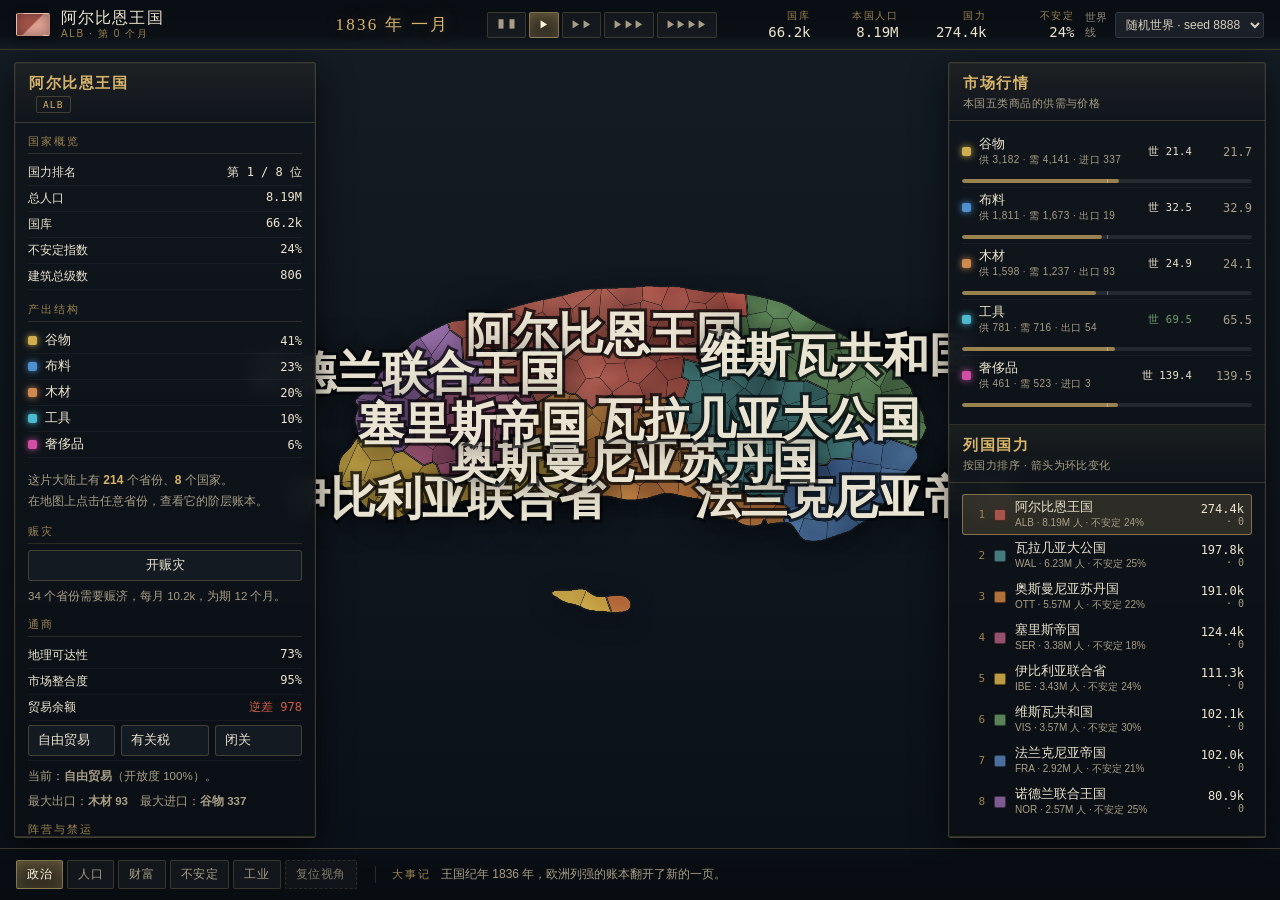
<file: index.html>
<!DOCTYPE html>
<html lang="zh-CN">
<head>
<meta charset="utf-8">
<meta name="viewport" content="width=device-width,initial-scale=1">
<title>蒸汽与账本 · 1836</title>
<link rel="icon" href="data:image/svg+xml,%3Csvg xmlns='http://www.w3.org/2000/svg' viewBox='0 0 32 32'%3E%3Crect width='32' height='32' rx='4' fill='%230d1319'/%3E%3Crect x='3' y='3' width='26' height='26' rx='3' fill='none' stroke='%23d8b46a' stroke-width='2'/%3E%3Cpath d='M8 21 L13 11 L18 18 L24 8' fill='none' stroke='%23d8b46a' stroke-width='2.4' stroke-linecap='round' stroke-linejoin='round'/%3E%3C/svg%3E">
<link rel="stylesheet" href="css/style.css">
</head>
<body>

<div id="app">
  <canvas id="map"></canvas>

  <!-- ══════════ 顶栏 ══════════ -->
  <header id="topbar">
    <div class="tb-left">
      <div id="country-flag" class="flag"></div>
      <div class="country-block">
        <div id="country-name" class="country-name">—</div>
        <div id="country-sub" class="country-sub">—</div>
      </div>
    </div>

    <div class="tb-center">
      <div id="date" class="date">1836 年 1 月</div>
      <div id="clock" class="clock">
        <button class="spd" data-speed="0" title="暂停">❚❚</button>
        <button class="spd" data-speed="1" title="慢">▶</button>
        <button class="spd" data-speed="2" title="中">▶▶</button>
        <button class="spd" data-speed="3" title="快">▶▶▶</button>
        <button class="spd" data-speed="4" title="极快">▶▶▶▶</button>
      </div>
    </div>

    <div class="tb-right">
      <div class="stat"><label>国库</label><span id="stat-treasury">—</span></div>
      <div class="stat"><label>本国人口</label><span id="stat-pop">—</span></div>

      <div class="stat"><label>国力</label><span id="stat-gdp">—</span></div>
      <div class="stat"><label>不安定</label><span id="stat-unrest">—</span></div>
    </div>

    <div class="tb-far">
      <label for="scenario" class="scenario-label">世界线</label>
      <select id="scenario" title="换一张世界线会重新载入"></select>
    </div>
  </header>

  <!-- ══════════ 左侧：省份 / 国家详情 ══════════ -->
  <aside id="panel-left" class="panel">
    <div class="panel-head">
      <h2 id="sel-name">选择一个省份</h2>
      <div id="sel-sub" class="sub">点击地图上的任意省份查看它的账本</div>
    </div>
    <div id="sel-body" class="panel-body">
      <p class="hint">这片大陆上有 <b id="hint-provinces">—</b> 个省份、<b id="hint-countries">—</b> 个国家。<br>
      拖动平移，滚轮缩放，点击省份查看详情。</p>
    </div>
    <!-- 建造 / 赈灾：玩家唯一的两个花钱口子 -->
    <div id="action-body" class="panel-body action-body"></div>

  </aside>

  <!-- ══════════ 右侧：市场 + 排行 ══════════ -->
  <aside id="panel-right" class="panel">
    <div class="panel-head">
      <h2>市场行情</h2>
      <div class="sub" id="market-sub">本国五类商品的供需与价格</div>
    </div>
    <div id="market-body" class="panel-body"></div>

    <div class="panel-head">
      <h2>列国国力</h2>
      <div class="sub">按国力排序 · 箭头为环比变化</div>
    </div>
    <div id="ranking-body" class="panel-body"></div>
  </aside>

  <!-- ══════════ 底栏：地图模式 + 大事记 ══════════ -->
  <footer id="bottombar">
    <div id="mapmodes">
      <button class="mode active" data-mode="political">政治</button>
      <button class="mode" data-mode="population">人口</button>
      <button class="mode" data-mode="wealth">财富</button>
      <button class="mode" data-mode="unrest">不安定</button>
      <button class="mode" data-mode="industry">工业</button>
      <button class="mode ghost" id="reset-view">复位视角</button>
    </div>
    <div id="ticker"><span class="ticker-label">大事记</span><span id="ticker-text">—</span></div>
  </footer>

  <!-- ══════════ 悬浮提示 ══════════ -->
  <div id="tooltip" class="hidden"></div>

  <!-- ══════════ 载入遮罩 ══════════ -->
  <div id="loading">
    <div class="loading-inner">
      <div class="loading-title">蒸汽与账本</div>
      <div class="loading-sub">正在勘定疆界、丈量田亩……</div>
    </div>
  </div>
</div>

<!-- ══════════ 百年结算 ══════════ -->
<div id="verdict" class="hidden">
  <div class="verdict-card">
    <div class="verdict-kicker">一局终了</div>
    <h1 id="verdict-title">结算</h1>
    <div id="verdict-body"></div>
    <button id="verdict-again">再来一局</button>
  </div>
</div>


<script src="js/rng.js"></script>
<script src="js/mapgen.js"></script>
<script src="js/sim.js"></script>
<!-- 剧本数据层：世界即数据。必须在 main.js 之前 —— 它注册 VIC.scenario -->
<script src="data/scenario.js"></script>
<script src="data/earth1945.js"></script>
<script src="js/render.js"></script>
<script src="js/ui.js"></script>
<script src="js/main.js"></script>
</body>
</html>
</file>
<file: css/style.css>
/* 蒸汽与账本 — 视觉样式
 * 基调：深墨蓝底 + 旧金描边 + 衬线标题。数据用等宽表格对齐。 */

:root {
  --ink-0: #070b0f;
  --ink-1: #0d1319;
  --ink-2: #141c24;
  --ink-3: #1c2731;
  --line: rgba(206, 178, 116, 0.26);
  --line-strong: rgba(206, 178, 116, 0.52);
  --gold: #d8b46a;
  --gold-dim: #9a8250;
  --paper: #ece4cf;
  --paper-dim: #a89e86;
  --good: #7fb069;
  --bad: #cf5c45;
  --warn: #d99a4e;

  --serif: "Songti SC", "STSong", "Source Han Serif SC", Georgia, serif;
  --sans: "PingFang SC", "Hiragino Sans GB", "Microsoft YaHei", -apple-system, sans-serif;
  --mono: "SF Mono", "JetBrains Mono", Menlo, Consolas, monospace;
}

* { box-sizing: border-box; margin: 0; padding: 0; }

html, body {
  height: 100%;
  overflow: hidden;
  background: var(--ink-0);
  color: var(--paper);
  font-family: var(--sans);
  font-size: 13px;
  -webkit-font-smoothing: antialiased;
}

#app { position: fixed; inset: 0; }

#map {
  position: absolute;
  inset: 0;
  width: 100%;
  height: 100%;
  display: block;
  cursor: default;
}

/* ───────────────── 面板通用 ───────────────── */

.panel {
  position: absolute;
  top: 62px;
  bottom: 62px;
  width: 302px;
  display: flex;
  flex-direction: column;
  background: linear-gradient(180deg, rgba(16,22,29,.94), rgba(11,16,21,.96));
  border: 1px solid var(--line);
  border-radius: 3px;
  box-shadow: 0 10px 34px rgba(0,0,0,.62), inset 0 0 0 1px rgba(255,255,255,.03);
  backdrop-filter: blur(7px);
  overflow: hidden;
}
#panel-left  { left: 14px; }
#panel-right { right: 14px; width: 318px; }

.panel-head {
  padding: 11px 14px 9px;
  border-bottom: 1px solid rgba(206,178,116,.17);
  background: linear-gradient(180deg, rgba(206,178,116,.07), transparent);
  flex: 0 0 auto;
}
.panel-head + .panel-body { border-bottom: 1px solid rgba(206,178,116,.17); }

.panel-head h2 {
  font-family: var(--serif);
  font-size: 15px;
  font-weight: 600;
  letter-spacing: .10em;
  color: var(--gold);
}
.panel-head .sub {
  margin-top: 3px;
  font-size: 11px;
  color: var(--paper-dim);
  letter-spacing: .04em;
}

.panel-body {
  padding: 11px 13px 13px;
  overflow-y: auto;
  flex: 0 1 auto;
  scrollbar-width: thin;
}
/* 市场永远显示全部 5 种商品：不许被压缩，剩下的空间给排行去滚 */
#market-body { flex: 0 0 auto; overflow: visible; }
#ranking-body { flex: 1 1 auto; min-height: 90px; }

.panel-body::-webkit-scrollbar { width: 7px; }
.panel-body::-webkit-scrollbar-thumb { background: rgba(206,178,116,.24); border-radius: 4px; }
.panel-body::-webkit-scrollbar-track { background: transparent; }

.hint { font-size: 12px; line-height: 1.75; color: var(--paper-dim); }
.hint b { color: var(--gold); font-weight: 600; }

/* ───────────────── 顶栏 ───────────────── */

#topbar {
  position: absolute;
  top: 0; left: 0; right: 0;
  height: 50px;
  display: flex;
  align-items: center;
  justify-content: space-between;
  padding: 0 16px;
  background: linear-gradient(180deg, rgba(9,13,18,.97), rgba(9,13,18,.80) 70%, transparent);
  border-bottom: 1px solid var(--line);
  z-index: 20;
}

.tb-left { display: flex; align-items: center; gap: 11px; width: 320px; }

.flag {
  width: 34px; height: 23px;
  border-radius: 2px;
  border: 1px solid rgba(255,255,255,.28);
  box-shadow: 0 2px 6px rgba(0,0,0,.55), inset 0 0 12px rgba(0,0,0,.35);
  background: #444;
  flex: 0 0 auto;
}
.country-name {
  font-family: var(--serif);
  font-size: 16px;
  letter-spacing: .07em;
  color: var(--paper);
  line-height: 1.2;
}
.country-sub {
  font-size: 10px;
  letter-spacing: .16em;
  color: var(--gold-dim);
  text-transform: uppercase;
}

.tb-center { display: flex; align-items: center; gap: 20px; }
.date {
  font-family: var(--serif);
  font-size: 17px;
  letter-spacing: .13em;
  color: var(--gold);
  min-width: 150px;
  text-align: center;
  text-shadow: 0 0 18px rgba(216,180,106,.28);
}
.clock { display: flex; gap: 3px; }

.spd, .mode {
  font-family: var(--sans);
  font-size: 12px;
  color: var(--paper-dim);
  background: rgba(255,255,255,.045);
  border: 1px solid rgba(206,178,116,.20);
  border-radius: 2px;
  padding: 5px 10px;
  cursor: pointer;
  transition: background .12s, color .12s, border-color .12s;
  letter-spacing: .05em;
}
.spd { padding: 5px 8px; font-size: 10px; min-width: 30px; }
.spd:hover, .mode:hover { background: rgba(216,180,106,.16); color: var(--paper); }
.spd.active, .mode.active {
  background: linear-gradient(180deg, rgba(216,180,106,.32), rgba(216,180,106,.16));
  color: #fff5dd;
  border-color: var(--line-strong);
  box-shadow: inset 0 0 12px rgba(216,180,106,.20);
}

.tb-right { display: flex; gap: 20px; width: 380px; justify-content: flex-end; }
.stat { text-align: right; min-width: 68px; }
.stat label {
  display: block;
  font-size: 9.5px;
  letter-spacing: .17em;
  color: var(--gold-dim);
  margin-bottom: 1px;
}
.stat span {
  font-family: var(--mono);
  font-size: 14px;
  color: var(--paper);
  font-variant-numeric: tabular-nums;
}

/* ───────────────── 底栏 ───────────────── */

#bottombar {
  position: absolute;
  left: 0; right: 0; bottom: 0;
  height: 52px;
  display: flex;
  align-items: center;
  gap: 18px;
  padding: 0 16px;
  background: linear-gradient(0deg, rgba(9,13,18,.97), rgba(9,13,18,.80) 70%, transparent);
  border-top: 1px solid var(--line);
  z-index: 20;
}
#mapmodes { display: flex; gap: 4px; flex: 0 0 auto; }
.mode.ghost { border-style: dashed; opacity: .75; }

#ticker {
  flex: 1 1 auto;
  display: flex;
  align-items: center;
  gap: 10px;
  min-width: 0;
  padding-left: 16px;
  border-left: 1px solid rgba(206,178,116,.18);
}
.ticker-label {
  font-family: var(--serif);
  font-size: 11px;
  letter-spacing: .18em;
  color: var(--gold-dim);
  flex: 0 0 auto;
}
#ticker-text {
  font-size: 12px;
  color: var(--paper-dim);
  white-space: nowrap;
  overflow: hidden;
  text-overflow: ellipsis;
}

/* ───────────────── 数据行 ───────────────── */

.row {
  display: flex;
  align-items: center;
  gap: 8px;
  padding: 4px 0;
  border-bottom: 1px solid rgba(255,255,255,.045);
}
.row:last-child { border-bottom: none; }

.chip {
  width: 9px; height: 9px;
  border-radius: 2px;
  flex: 0 0 auto;
  box-shadow: 0 0 7px currentColor;
}

.row .nm { flex: 1 1 auto; font-size: 12.5px; color: var(--paper); }
.row .nm small { display: block; font-size: 10px; color: var(--paper-dim); letter-spacing: .04em; }
/* 世界价。它比本国价小一号、更暗，因为它是一把**尺子**而不是主角：
 * 玩家要看的是「本国 1.12」旁边那个「世 1.08」有没有被甩开。
 * tabular-nums 必须留着，否则数字一变动整行会左右抖。 */
.row .wld {
  flex: 0 0 auto;
  font: 400 10.5px/1 var(--mono);
  font-variant-numeric: tabular-nums;
  letter-spacing: .02em;
  color: var(--paper-dim);
  white-space: nowrap;
}

.num {
  font-family: var(--mono);
  font-size: 12px;
  font-variant-numeric: tabular-nums;
  text-align: right;
  flex: 0 0 auto;
  min-width: 52px;
}

/* 价格条 */
.bar {
  position: relative;
  height: 4px;
  border-radius: 2px;
  background: rgba(255,255,255,.09);
  overflow: hidden;
  margin-top: 4px;
}
.bar > i {
  position: absolute;
  left: 0; top: 0; bottom: 0;
  display: block;
  border-radius: 2px;
}
.bar > i.mid {
  left: 50%;
  width: 1px !important;
  background: rgba(255,255,255,.32);
  border-radius: 0;
}

.good { color: var(--good); }
.bad  { color: var(--bad); }
.warn { color: var(--warn); }
.dim  { color: var(--paper-dim); }
.gold { color: var(--gold); }

/* 排行 */
.rank {
  display: flex;
  align-items: center;
  gap: 9px;
  padding: 4px 7px;
  border-radius: 3px;
  cursor: pointer;
  border: 1px solid transparent;
  transition: background .12s, border-color .12s;
}
.rank:hover { background: rgba(216,180,106,.10); border-color: rgba(206,178,116,.20); }
.rank.sel { background: rgba(216,180,106,.16); border-color: var(--line-strong); }
.rank .idx {
  font-family: var(--mono);
  font-size: 11px;
  color: var(--gold-dim);
  width: 15px;
  text-align: right;
  flex: 0 0 auto;
}
.rank .swatch {
  width: 12px; height: 12px;
  border-radius: 2px;
  border: 1px solid rgba(0,0,0,.5);
  flex: 0 0 auto;
}
.rank .rname { flex: 1 1 auto; font-size: 12.5px; }
.rank .rname small { display: block; font-size: 10px; color: var(--paper-dim); }
.rank .rval { font-family: var(--mono); font-size: 12px; font-variant-numeric: tabular-nums; text-align: right; }
.rank .rval small { display: block; font-size: 10px; }

/* 省份详情：阶层条 */
.stratum { margin-bottom: 11px; }
.stratum-top {
  display: flex; align-items: baseline; gap: 7px;
  font-size: 12px; margin-bottom: 4px;
}
.stratum-top .sn { flex: 1 1 auto; letter-spacing: .06em; }
.stratum-top .sv { font-family: var(--mono); font-size: 11.5px; font-variant-numeric: tabular-nums; }

.hbar {
  height: 7px;
  border-radius: 2px;
  background: rgba(255,255,255,.075);
  overflow: hidden;
  display: flex;
}
.hbar > i { display: block; height: 100%; }

.kv {
  display: flex;
  justify-content: space-between;
  padding: 4px 0;
  font-size: 12px;
  border-bottom: 1px solid rgba(255,255,255,.04);
}
.kv:last-child { border-bottom: none; }
.kv b { font-family: var(--mono); font-weight: 400; font-variant-numeric: tabular-nums; }

.building { display: flex; align-items: center; gap: 8px; padding: 4px 0; font-size: 12px; }
.building .bl { flex: 0 0 auto; width: 62px; color: var(--paper-dim); }
.pips { display: flex; gap: 2px; flex: 1 1 auto; }
.pips i {
  height: 8px; flex: 1 1 0;
  background: rgba(255,255,255,.08);
  border-radius: 1px;
}
.pips i.on { background: var(--gold-dim); box-shadow: 0 0 5px rgba(216,180,106,.45); }

.tagpill {
  display: inline-block;
  font-family: var(--mono);
  font-size: 9.5px;
  letter-spacing: .12em;
  padding: 2px 6px;
  border: 1px solid var(--line);
  border-radius: 2px;
  color: var(--gold);
  vertical-align: middle;
  margin-left: 7px;
}

.section-title {
  font-family: var(--serif);
  font-size: 11px;
  letter-spacing: .18em;
  color: var(--gold-dim);
  margin: 12px 0 6px;
  padding-bottom: 4px;
  border-bottom: 1px solid rgba(206,178,116,.16);
}
.section-title:first-child { margin-top: 0; }

/* ───────────────── 悬浮提示 ───────────────── */

#tooltip {
  position: fixed;
  z-index: 60;
  pointer-events: none;
  min-width: 168px;
  max-width: 262px;
  padding: 9px 11px;
  background: rgba(9,13,18,.96);
  border: 1px solid var(--line-strong);
  border-radius: 3px;
  box-shadow: 0 8px 26px rgba(0,0,0,.72);
  font-size: 12px;
  line-height: 1.55;
}
#tooltip.hidden { display: none; }
#tooltip .tt-name {
  font-family: var(--serif);
  font-size: 14px;
  color: var(--gold);
  letter-spacing: .08em;
  margin-bottom: 2px;
}
#tooltip .tt-country { font-size: 11px; color: var(--paper-dim); margin-bottom: 6px; }
#tooltip .tt-kv { display: flex; justify-content: space-between; gap: 14px; }
#tooltip .tt-kv b { font-family: var(--mono); font-weight: 400; font-variant-numeric: tabular-nums; }

/* ───────────────── 载入 ───────────────── */

#loading {
  position: absolute; inset: 0;
  z-index: 100;
  display: flex; align-items: center; justify-content: center;
  background: radial-gradient(ellipse at center, #10171f 0%, #05080b 75%);
  transition: opacity .5s ease;
}
#loading.done { opacity: 0; pointer-events: none; }
.loading-title {
  font-family: var(--serif);
  font-size: 30px;
  letter-spacing: .34em;
  color: var(--gold);
  text-align: center;
  text-shadow: 0 0 34px rgba(216,180,106,.35);
}
.loading-sub {
  margin-top: 12px;
  font-size: 12px;
  letter-spacing: .22em;
  color: var(--paper-dim);
  text-align: center;
}
.loading-inner { animation: pulse 2.1s ease-in-out infinite; }
@keyframes pulse { 0%,100% { opacity: .62 } 50% { opacity: 1 } }

/* 窄屏：把侧栏收窄，别把地图挤没 */
@media (max-width: 1180px) {
  #panel-left { width: 256px; }
  #panel-right { width: 268px; }
  .tb-left { width: 240px; }
  .tb-right { width: 300px; gap: 12px; }
}

/* ══════════════ 建造 / 赈灾面板（玩家操作） ══════════════
 * 加在研究笔记指出的三缺口之后：这是「输入端」与「花钱的地方」在界面上的落点。 */
.action-body {
  border-top: 1px solid var(--line);
  background: linear-gradient(180deg, rgba(28, 39, 49, 0.55), rgba(13, 19, 25, 0.2));
  flex: 0 0 auto;
  max-height: 46%;
  overflow-y: auto;
}
.action-body .btns { display: flex; flex-direction: column; gap: 5px; margin-top: 7px; }
.abtn {
  display: flex; align-items: center; gap: 8px;
  width: 100%; padding: 7px 9px;
  background: rgba(20, 28, 36, 0.9);
  border: 1px solid var(--line);
  border-radius: 3px;
  color: var(--paper);
  font: 500 12.5px/1.2 var(--sans);
  cursor: pointer;
  text-align: left;
  transition: border-color .12s, background .12s;
}
.abtn:hover:not(:disabled) { border-color: var(--line-strong); background: rgba(32, 45, 58, 0.95); }
.abtn:disabled { opacity: 0.42; cursor: not-allowed; }
.abtn .chip { flex: 0 0 auto; }
.abtn .an { flex: 1 1 auto; }
.abtn .al { flex: 0 0 auto; font: 500 11px/1 var(--mono); color: var(--paper-dim); }
.abtn .ac { flex: 0 0 auto; font: 600 12px/1 var(--mono); color: var(--gold); min-width: 54px; text-align: right; }
.abtn.wide { justify-content: center; }
.abtn.on { border-color: var(--gold); background: rgba(216, 180, 106, 0.14); }
.anote { margin-top: 7px; font: 400 11.5px/1.5 var(--sans); color: var(--paper-dim); }
.abuild { margin-top: 7px; font: 500 12px/1.4 var(--sans); color: var(--gold); }

/* ══════════════ 百年结算 ══════════════ */
#verdict {
  position: fixed; inset: 0; z-index: 40;
  display: flex; align-items: center; justify-content: center;
  background: rgba(7, 11, 15, 0.82);
  backdrop-filter: blur(3px);
}
#verdict.hidden { display: none; }
.verdict-card {
  width: min(520px, 88vw);
  max-height: 86vh; overflow-y: auto;
  padding: 30px 34px 26px;
  background: linear-gradient(180deg, #131c25, #0c1218);
  border: 1px solid var(--line-strong);
  border-radius: 4px;
  box-shadow: 0 24px 70px rgba(0, 0, 0, 0.6);
  text-align: center;
}
.verdict-kicker {
  font: 500 11.5px/1 var(--sans); letter-spacing: 0.22em;
  color: var(--gold-dim); text-transform: uppercase;
}
#verdict-title {
  margin: 12px 0 6px;
  font: 600 30px/1.2 var(--serif); color: var(--paper);
}
#verdict-body { margin: 16px 0 22px; text-align: left; }
#verdict-body .kv {
  display: flex; justify-content: space-between; gap: 16px;
  padding: 8px 0; border-bottom: 1px solid rgba(206, 178, 116, 0.14);
  font: 400 13px/1.3 var(--sans); color: var(--paper-dim);
}
#verdict-body .kv b { font: 600 13px/1.3 var(--mono); color: var(--paper); }
#verdict-body .kv b.good { color: var(--good); }
#verdict-body .kv b.bad { color: var(--bad); }
#verdict-body .kv b.warn { color: var(--warn); }
#verdict-again {
  width: 100%; padding: 12px;
  background: rgba(216, 180, 106, 0.16);
  border: 1px solid var(--gold); border-radius: 3px;
  color: var(--gold); font: 600 14px/1 var(--sans);
  cursor: pointer; letter-spacing: 0.05em;
}
#verdict-again:hover { background: rgba(216, 180, 106, 0.26); }

/* 世界线选择器：换一张世界线要重新载入，所以它放在顶栏最右，和游戏状态分开放 */
.tb-far { display: flex; align-items: center; gap: 6px; margin-left: 10px; }
.scenario-label { font-size: 11px; color: #8a8375; letter-spacing: .08em; }
#scenario {
  background: #1b2028; color: #d8cfbc; border: 1px solid #2f3742;
  border-radius: 3px; padding: 4px 6px; font-size: 12px; font-family: inherit;
  cursor: pointer; max-width: 190px;
}
#scenario:hover { border-color: #4a5563; }
</file>
